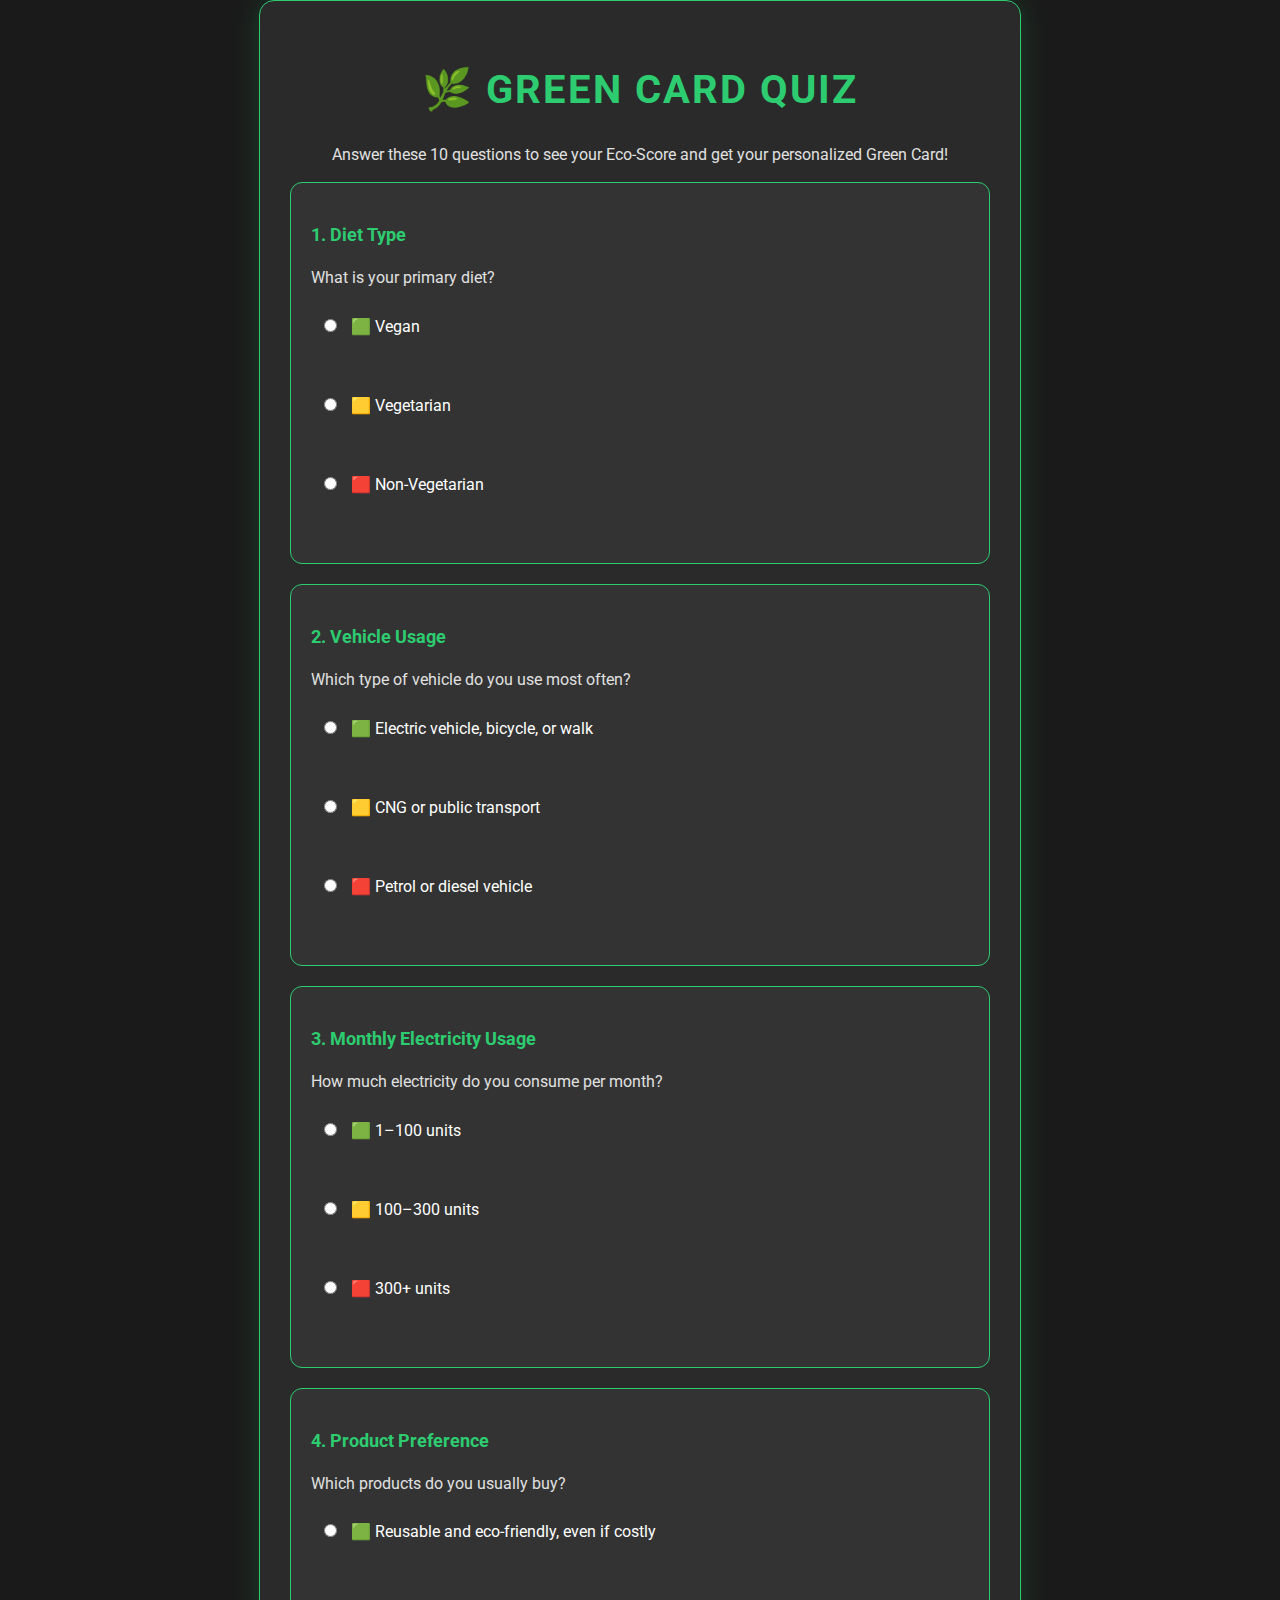
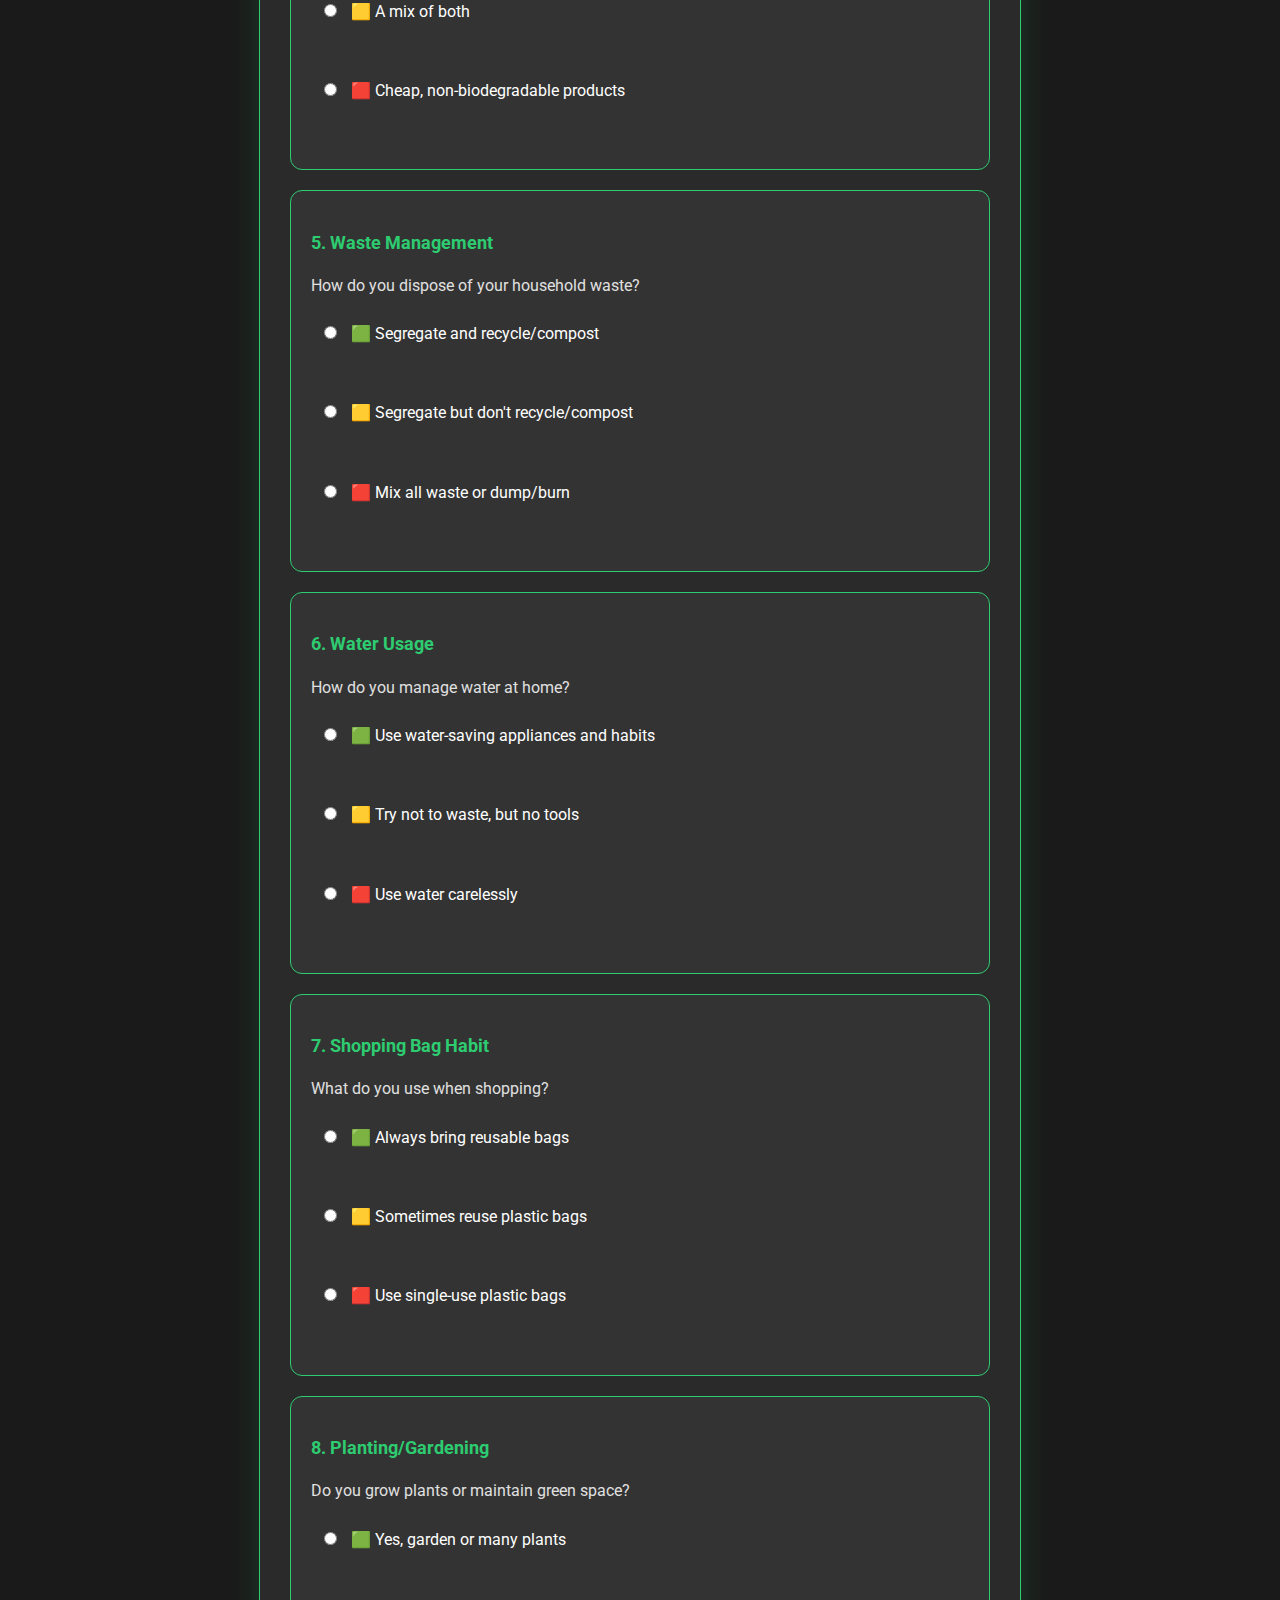
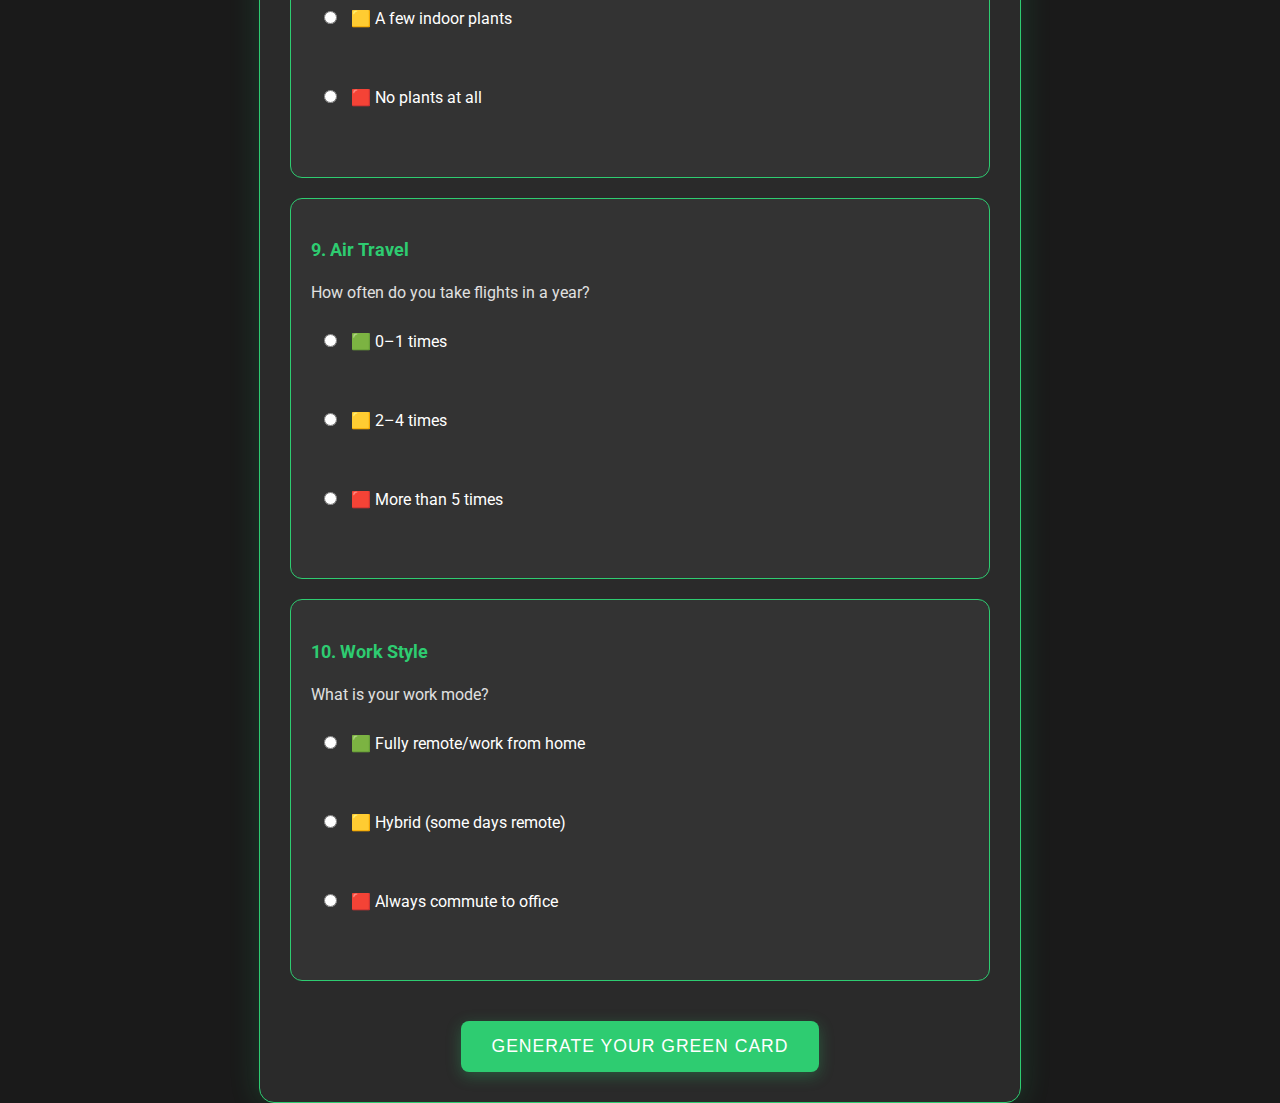
<file: quiz.html>
<!DOCTYPE html>
<html lang="en">
<head>
    <meta charset="UTF-8">
    <meta name="viewport" content="width=device-width, initial-scale=1.0">
    <title>Green Card Quiz</title>
    <link href="https://fonts.googleapis.com/css2?family=Roboto:wght@400;500;700&display=swap" rel="stylesheet">
    <link rel="stylesheet" href="quiz.css">
</head>
<body>

    <div class="quiz-container">
        <h1>🌿 Green Card Quiz</h1>
        <p>Answer these 10 questions to see your Eco-Score and get your personalized Green Card!</p>

        <form id="greenCardQuiz">
            <!-- Question 1 -->
            <div class="question">
                <p>1. Diet Type</p>
                <p>What is your primary diet?</p>
                <label><input type="radio" name="q1" value="10" required> 🟩 Vegan</label><br>
                <label><input type="radio" name="q1" value="5"> 🟨 Vegetarian</label><br>
                <label><input type="radio" name="q1" value="0"> 🟥 Non-Vegetarian</label><br>
            </div>

            <!-- Question 2 -->
            <div class="question">
                <p>2. Vehicle Usage</p>
                <p>Which type of vehicle do you use most often?</p>
                <label><input type="radio" name="q2" value="10" required> 🟩 Electric vehicle, bicycle, or walk</label><br>
                <label><input type="radio" name="q2" value="5"> 🟨 CNG or public transport</label><br>
                <label><input type="radio" name="q2" value="0"> 🟥 Petrol or diesel vehicle</label><br>
            </div>

            <!-- Question 3 -->
            <div class="question">
                <p>3. Monthly Electricity Usage</p>
                <p>How much electricity do you consume per month?</p>
                <label><input type="radio" name="q3" value="10" required> 🟩 1–100 units</label><br>
                <label><input type="radio" name="q3" value="5"> 🟨 100–300 units</label><br>
                <label><input type="radio" name="q3" value="0"> 🟥 300+ units</label><br>
            </div>

            <!-- Question 4 -->
            <div class="question">
                <p>4. Product Preference</p>
                <p>Which products do you usually buy?</p>
                <label><input type="radio" name="q4" value="10" required> 🟩 Reusable and eco-friendly, even if costly</label><br>
                <label><input type="radio" name="q4" value="5"> 🟨 A mix of both</label><br>
                <label><input type="radio" name="q4" value="0"> 🟥 Cheap, non-biodegradable products</label><br>
            </div>

            <!-- Question 5 -->
            <div class="question">
                <p>5. Waste Management</p>
                <p>How do you dispose of your household waste?</p>
                <label><input type="radio" name="q5" value="10" required> 🟩 Segregate and recycle/compost</label><br>
                <label><input type="radio" name="q5" value="5"> 🟨 Segregate but don't recycle/compost</label><br>
                <label><input type="radio" name="q5" value="0"> 🟥 Mix all waste or dump/burn</label><br>
            </div>

            <!-- Question 6 -->
            <div class="question">
                <p>6. Water Usage</p>
                <p>How do you manage water at home?</p>
                <label><input type="radio" name="q6" value="10" required> 🟩 Use water-saving appliances and habits</label><br>
                <label><input type="radio" name="q6" value="5"> 🟨 Try not to waste, but no tools</label><br>
                <label><input type="radio" name="q6" value="0"> 🟥 Use water carelessly</label><br>
            </div>

            <!-- Question 7 -->
            <div class="question">
                <p>7. Shopping Bag Habit</p>
                <p>What do you use when shopping?</p>
                <label><input type="radio" name="q7" value="10" required> 🟩 Always bring reusable bags</label><br>
                <label><input type="radio" name="q7" value="5"> 🟨 Sometimes reuse plastic bags</label><br>
                <label><input type="radio" name="q7" value="0"> 🟥 Use single-use plastic bags</label><br>
            </div>

            <!-- Question 8 -->
            <div class="question">
                <p>8. Planting/Gardening</p>
                <p>Do you grow plants or maintain green space?</p>
                <label><input type="radio" name="q8" value="10" required> 🟩 Yes, garden or many plants</label><br>
                <label><input type="radio" name="q8" value="5"> 🟨 A few indoor plants</label><br>
                <label><input type="radio" name="q8" value="0"> 🟥 No plants at all</label><br>
            </div>

            <!-- Question 9 -->
            <div class="question">
                <p>9. Air Travel</p>
                <p>How often do you take flights in a year?</p>
                <label><input type="radio" name="q9" value="10" required> 🟩 0–1 times</label><br>
                <label><input type="radio" name="q9" value="5"> 🟨 2–4 times</label><br>
                <label><input type="radio" name="q9" value="0"> 🟥 More than 5 times</label><br>
            </div>

            <!-- Question 10 -->
            <div class="question">
                <p>10. Work Style</p>
                <p>What is your work mode?</p>
                <label><input type="radio" name="q10" value="10" required> 🟩 Fully remote/work from home</label><br>
                <label><input type="radio" name="q10" value="5"> 🟨 Hybrid (some days remote)</label><br>
                <label><input type="radio" name="q10" value="0"> 🟥 Always commute to office</label><br>
            </div>

            <button type="submit" id="generateCardBtn">Generate Your Green Card</button>
        </form>

        <div id="cardResult" class="card-result" style="display:none;">
            <h2>Your Green Card:</h2>
            <div id="greenCard" class="green-card">
                <div class="card-header">
                    <div class="card-title">Green Card</div>
                </div>
                <div class="card-profile">
                    <div class="profile-image-container">
                        <img src="my pic.jpg" alt="Your Profile Picture" class="profile-pic-card">
                    </div>
                    <div class="profile-name">Aditya Singh</div>
                    <div class="profile-handle">@EcoWarrior</div>
                    <div class="last-updated">Last updated on <span id="currentDate"></span></div>
                </div>
                <div class="card-stats">
                    <div class="stat-box">
                        <div class="stat-label">Eco-Score</div>
                        <div class="stat-value"><span id="ecoScore"></span>/100</div>
                    </div>
                    <div class="stat-box">
                        <div class="stat-label">Result</div>
                        <div class="stat-value"><span id="resultText"></span></div>
                    </div>
                </div>
                 <div class="card-footer">
                     <div class="social-links">
                         You can find me on...
                         <!-- Social icons could go here -->
                     </div>
                 </div>

            </div>
            <div class="share-options">
                <button id="downloadCardBtn">Download Card</button>
                <button id="shareLinkedInBtn">Share on LinkedIn</button>
                <button id="shareXBtn">Share on X (Twitter)</button>
            </div>
        </div>
    </div>

    <script src="https://html2canvas.hertzen.com/dist/html2canvas.min.js"></script>
    <script src="quiz.js"></script>
</body>
</html>
</file>
<file: quiz.css>
body {
    font-family: 'Roboto', sans-serif;
    background-color: #1a1a1a;
    color: #ffffff;
    line-height: 1.6;
    margin: 0;
    padding: 0;
    display: flex;
    justify-content: center;
    align-items: center;
    min-height: 100vh;
}

.quiz-container {
    background-color: #2a2a2a;
    padding: 30px;
    border-radius: 15px;
    box-shadow: 0 0 30px rgba(46, 204, 113, 0.2);
    max-width: 700px;
    width: 90%;
    text-align: center;
    border: 1px solid #2ecc71;
}

h1 {
    color: #2ecc71;
    margin-bottom: 20px;
    font-size: 2.5rem;
    text-transform: uppercase;
    letter-spacing: 2px;
}

p {
    margin-bottom: 15px;
    color: #e0e0e0;
}

.question {
    background-color: #333333;
    border: 1px solid #2ecc71;
    padding: 20px;
    margin-bottom: 20px;
    border-radius: 12px;
    text-align: left;
    transition: transform 0.3s ease;
}

.question:hover {
    transform: translateY(-2px);
    box-shadow: 0 5px 15px rgba(46, 204, 113, 0.1);
}

.question p:first-child {
    font-weight: 700;
    margin-bottom: 8px;
    color: #2ecc71;
    font-size: 1.1rem;
}

label {
    display: block;
    margin-bottom: 12px;
    font-size: 1rem;
    cursor: pointer;
    padding: 8px;
    border-radius: 6px;
    transition: background-color 0.3s ease;
}

label:hover {
    background-color: #3a3a3a;
}

input[type="radio"] {
    margin-right: 10px;
    accent-color: #2ecc71;
}

button {
    display: inline-block;
    background-color: #2ecc71;
    color: white;
    padding: 15px 30px;
    border: none;
    border-radius: 8px;
    font-size: 1.1rem;
    cursor: pointer;
    transition: all 0.3s ease;
    margin-top: 20px;
    text-transform: uppercase;
    letter-spacing: 1px;
    font-weight: 500;
    box-shadow: 0 4px 15px rgba(46, 204, 113, 0.3);
}

button:hover {
    background-color: #27ae60;
    transform: translateY(-2px);
    box-shadow: 0 6px 20px rgba(46, 204, 113, 0.4);
}

.card-result {
    margin-top: 30px;
    border-top: 1px solid #2ecc71;
    padding-top: 20px;
}

.green-card {
    background: #1a1a1a;
    color: white;
    padding: 20px;
    border-radius: 15px;
    margin-bottom: 20px;
    text-align: center;
    width: 300px;
    height: auto;
    display: flex;
    flex-direction: column;
    align-items: center;
    margin: 20px auto;
    box-shadow: 
        0 10px 20px rgba(0, 0, 0, 0.6),
        0 0 0 1px rgba(46, 204, 113, 0.3);
    position: relative;
    overflow: hidden;
    transform-style: preserve-3d;
    perspective: 1000px;
    transition: transform 0.3s ease, box-shadow 0.3s ease;
    border: 1px solid #333;
}

.green-card:hover {
    transform: translateY(-5px) rotateX(0deg);
    box-shadow: 
        0 15px 30px rgba(0, 0, 0, 0.7),
        0 0 0 1px rgba(46, 204, 113, 0.4);
}

.card-header {
    width: 100%;
    text-align: left;
    padding-bottom: 10px;
    border-bottom: 1px solid #444;
    margin-bottom: 15px;
}

.card-title {
    font-size: 1.2rem;
    font-weight: 700;
    color: #e0e0e0;
}

.card-profile {
    display: flex;
    flex-direction: column;
    align-items: center;
    margin-bottom: 20px;
}

.profile-image-container {
    width: 90px;
    height: 90px;
    border-radius: 50%;
    overflow: hidden;
    margin-bottom: 10px;
    border: 3px solid #2ecc71;
    box-shadow: 0 0 10px rgba(46, 204, 113, 0.5);
    position: relative;
    z-index: 2;
}

.profile-pic-card {
    width: 100%;
    height: 100%;
    object-fit: cover;
}

.profile-name {
    font-size: 1.6rem;
    font-weight: 700;
    color: #ffffff;
    margin-bottom: 5px;
}

.profile-handle {
    font-size: 1rem;
    color: #bbb;
    background-color: #333;
    padding: 3px 8px;
    border-radius: 15px;
    margin-bottom: 10px;
}

.last-updated {
    font-size: 0.8rem;
    color: #888;
}

.card-stats {
    display: flex;
    justify-content: space-around;
    width: 100%;
    margin-bottom: 20px;
    padding-bottom: 20px;
    border-bottom: 1px solid #444;
}

.stat-box {
    text-align: center;
}

.stat-label {
    font-size: 0.9rem;
    color: #bbb;
    margin-bottom: 5px;
}

.stat-value {
    font-size: 1.8rem;
    font-weight: 700;
    color: #2ecc71;
}

.card-footer {
    width: 100%;
    text-align: center;
    font-size: 0.9rem;
    color: #888;
}

.social-links {
    margin-top: 10px;
}

.share-options {
    display: flex;
    justify-content: center;
    gap: 15px;
    margin-top: 20px;
}

.share-options button {
    background-color: #333333;
    border: 1px solid #2ecc71;
    padding: 10px 20px;
    font-size: 0.9rem;
}

.share-options button:hover {
    background-color: #2ecc71;
}

/* Card color variations */
.green-card.yellow {
    background: #1a1a1a;
    box-shadow: 
        0 10px 20px rgba(0, 0, 0, 0.6),
        0 0 0 1px rgba(241, 196, 15, 0.3);
}

.green-card.yellow .stat-value {
    color: #f1c40f;
}

.green-card.red {
    background: #1a1a1a;
    box-shadow: 
        0 10px 20px rgba(0, 0, 0, 0.6),
        0 0 0 1px rgba(231, 76, 60, 0.3);
}

.green-card.red .stat-value {
    color: #e74c3c;
}
</file>
